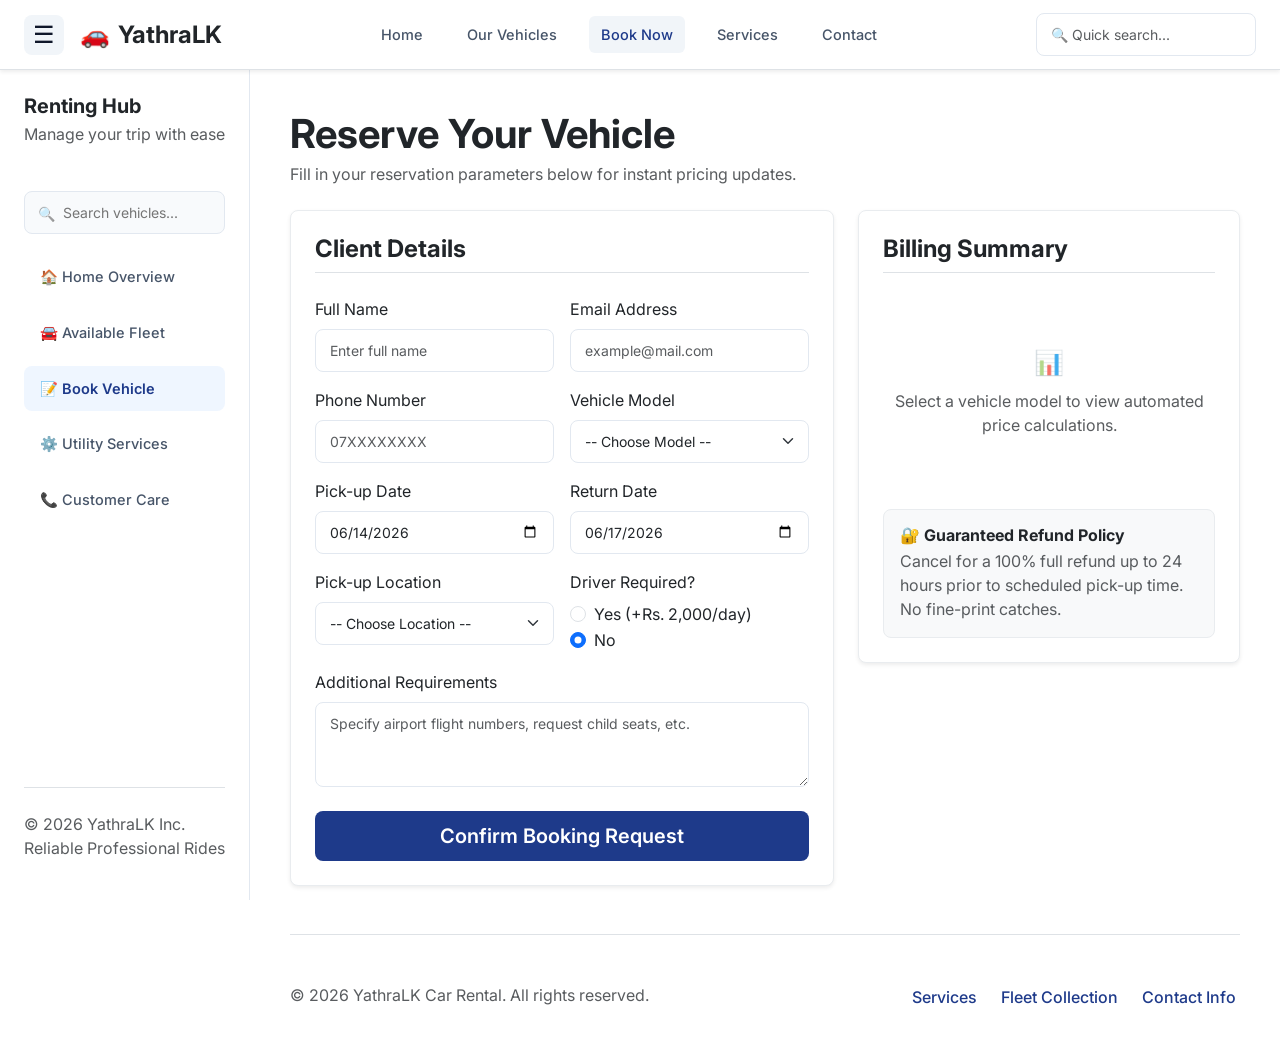
<file: booking.html>
<!DOCTYPE html>
<html lang="en">
<head>
    <meta charset="UTF-8">
    <meta name="viewport" content="width=device-width, initial-scale=1.0">
    <title>Book a Vehicle | YathraLK Reservations</title>
    <!-- Bootstrap CDN Link -->
    <link href="https://cdn.jsdelivr.net/npm/bootstrap@5.3.3/dist/css/bootstrap.min.css" rel="stylesheet">
    <link href="style.css" rel="stylesheet">
    <!-- Google Font Inter -->
    <link href="https://fonts.googleapis.com/css2?family=Inter:wght@400;500;600;700&display=swap" rel="stylesheet">
</head>
<body>

    <!-- Top Navigation Bar with Sidebar Trigger (Three Lines) -->
    <header class="top-navbar bg-white border-bottom shadow-sm">
        <div class="d-flex align-items-center gap-3">
            <button class="sidebar-toggle-btn" id="sidebar-toggle" title="Toggle Navigation Menu">☰</button>
            <a class="fs-4 fw-bold text-dark text-decoration-none d-flex align-items-center gap-2" href="index.html">
                <span>🚗</span> <span class="fw-bold tracking-tight">YathraLK</span>
            </a>
        </div>
        
        <!-- Desktop Top Menu Links -->
        <div class="top-nav-links">
            <a class="top-nav-link" href="index.html">Home</a>
            <a class="top-nav-link" href="vehicles.html">Our Vehicles</a>
            <a class="top-nav-link active" href="booking.html">Book Now</a>
            <a class="top-nav-link" href="services.html">Services</a>
            <a class="top-nav-link" href="contact.html">Contact</a>
        </div>

        <!-- Right Side Quick Search -->
        <div class="d-none d-md-block" style="width: 220px;">
            <input type="text" class="form-control form-control-sm global-search-input" placeholder="🔍 Quick search...">
        </div>
    </header>

    <div class="d-flex">
        <!-- Persistent Sidebar on Left -->
        <aside class="sidebar" id="sidebar-menu">
            <div class="mb-4">
                <h5 class="fw-bold text-dark mb-1">Renting Hub</h5>
                <p class="text-muted text-xs">Manage your trip with ease</p>
            </div>

            <!-- Left Sidebar Search Input option -->
            <div class="sidebar-search">
                <input type="text" class="global-search-input" placeholder="Search vehicles...">
            </div>

            <nav class="nav flex-column gap-1">
                <a class="sidebar-link" href="index.html">🏠 Home Overview</a>
                <a class="sidebar-link" href="vehicles.html">🚘 Available Fleet</a>
                <a class="sidebar-link active" href="booking.html">📝 Book Vehicle</a>
                <a class="sidebar-link" href="services.html">⚙️ Utility Services</a>
                <a class="sidebar-link" href="contact.html">📞 Customer Care</a>
            </nav>

            <div class="mt-auto pt-4 border-top">
                <p class="text-muted text-[11px] mb-0">&copy; 2026 YathraLK Inc.</p>
                <p class="text-muted text-[10px]">Reliable Professional Rides</p>
            </div>
        </aside>

        <!-- Main Content Area -->
        <main class="main-content flex-grow-1" id="main-workspace">
            <div class="mb-4 text-start">
                <h1 class="display-6 fw-bold text-dark mb-1">Reserve Your Vehicle</h1>
                <p class="text-muted text-sm mb-0">Fill in your reservation parameters below for instant pricing updates.</p>
            </div>

            <div class="row g-4 text-start">
                <!-- Registration Form Block -->
                <div class="col-lg-7">
                    <div class="card p-4 border border-light-subtle rounded-3 bg-white shadow-sm">
                        <h4 class="fw-bold mb-4 text-dark border-bottom pb-2">Client Details</h4>
                        <form id="bookingForm" novalidate>
                            <div class="row g-3">
                                <div class="col-md-6">
                                    <label for="fullName" class="form-label text-xs uppercase font-semibold">Full Name</label>
                                    <input type="text" class="form-control" id="fullName" placeholder="Enter full name">
                                    <div class="invalid-feedback text-xs mt-1" id="errName"></div>
                                </div>
                                <div class="col-md-6">
                                    <label for="email" class="form-label text-xs uppercase font-semibold">Email Address</label>
                                    <input type="email" class="form-control" id="email" placeholder="example@mail.com">
                                    <div class="invalid-feedback text-xs mt-1" id="errEmail"></div>
                                </div>
                                <div class="col-md-6">
                                    <label for="phone" class="form-label text-xs uppercase font-semibold">Phone Number</label>
                                    <input type="text" class="form-control" id="phone" placeholder="07XXXXXXXX">
                                    <div class="invalid-feedback text-xs mt-1" id="errPhone"></div>
                                </div>
                                <div class="col-md-6">
                                    <label for="vehicleType" class="form-label text-xs uppercase font-semibold">Vehicle Model</label>
                                    <select class="form-select" id="vehicleType">
                                        <option value="">-- Choose Model --</option>
                                        <option value="sedan">Toyota Corolla (Sedan)</option>
                                        <option value="suv">Toyota Land Cruiser (SUV)</option>
                                        <option value="van">Toyota HiAce (Van)</option>
                                        <option value="luxury">Mercedes-Benz E-Class</option>
                                    </select>
                                    <div class="invalid-feedback text-xs mt-1" id="errVehicle"></div>
                                </div>
                                <div class="col-md-6">
                                    <label for="pickupDate" class="form-label text-xs uppercase font-semibold">Pick-up Date</label>
                                    <input type="date" class="form-control" id="pickupDate" value="2026-06-14">
                                    <div class="invalid-feedback text-xs mt-1" id="errPickup"></div>
                                </div>
                                <div class="col-md-6">
                                    <label for="returnDate" class="form-label text-xs uppercase font-semibold">Return Date</label>
                                    <input type="date" class="form-control" id="returnDate" value="2026-06-17">
                                    <div class="invalid-feedback text-xs mt-1" id="errReturn"></div>
                                </div>
                                <div class="col-md-6">
                                    <label for="location" class="form-label text-xs uppercase font-semibold">Pick-up Location</label>
                                    <select class="form-select" id="location">
                                        <option value="">-- Choose Location --</option>
                                        <option value="Colombo">Colombo Central Branch</option>
                                        <option value="Kandy">Kandy District Hub</option>
                                        <option value="Galle">Galle Coastal Office</option>
                                        <option value="Jaffna">Jaffna Northern Branch</option>
                                    </select>
                                    <div class="invalid-feedback text-xs mt-1" id="errLocation"></div>
                                </div>
                                <div class="col-md-6">
                                    <label class="form-label text-xs uppercase font-semibold d-block">Driver Required?</label>
                                    <div class="mt-2">
                                        <div class="form-check form-check-inline">
                                            <input class="form-check-input" type="radio" name="driver" id="driverYes" value="Yes">
                                            <label class="form-check-label text-sm" for="driverYes">Yes (+Rs. 2,000/day)</label>
                                        </div>
                                        <div class="form-check form-check-inline">
                                            <input class="form-check-input" type="radio" name="driver" id="driverNo" value="No" checked>
                                            <label class="form-check-label text-sm" for="driverNo">No</label>
                                        </div>
                                    </div>
                                </div>
                                <div class="col-12">
                                    <label for="message" class="form-label text-xs uppercase font-semibold">Additional Requirements</label>
                                    <textarea class="form-control" id="message" rows="3" placeholder="Specify airport flight numbers, request child seats, etc."></textarea>
                                </div>
                            </div>

                            <div class="mt-4">
                                <button type="submit" class="btn btn-brand-primary btn-lg w-100" id="submitBtn">Confirm Booking Request</button>
                            </div>

                            <div class="alert alert-success mt-4 p-3 d-none text-center" id="confirmationMsg">
                                <strong>Success!</strong> Your reservation request has been received. Our support desk will contact you via email shortly.
                            </div>
                        </form>
                    </div>
                </div>

                <!-- Live Ledger Pricing Workspace -->
                <div class="col-lg-5">
                    <div class="card p-4 border border-light-subtle rounded-3 bg-white sticky-lg-top shadow-sm" style="top: 94px;">
                        <h4 class="fw-bold mb-4 text-dark border-bottom pb-2">Billing Summary</h4>
                        
                        <div id="billingCalculationArea" class="d-none">
                            <div class="d-flex justify-content-between py-2 border-bottom text-sm text-muted">
                                <span>Base Model Rate:</span>
                                <span class="fw-bold text-dark" id="billingBaseRate">Rs. 0 / day</span>
                            </div>
                            <div class="d-flex justify-content-between py-2 border-bottom text-sm text-muted">
                                <span>Rental Duration:</span>
                                <span class="fw-bold text-dark" id="billingDuration">0 Day(s)</span>
                            </div>
                            <div class="d-flex justify-content-between py-2 border-bottom text-sm text-muted">
                                <span>Chauffeur Service Charge:</span>
                                <span class="fw-bold text-dark" id="billingDriverCharge">Rs. 0</span>
                            </div>
                            <div class="d-flex justify-content-between py-3 mt-2 text-base">
                                <span class="fw-bold text-dark">Estimated Total:</span>
                                <span class="fw-bold text-brand-success fs-5 text-success" id="billingTotal">Rs. 0</span>
                            </div>
                        </div>

                        <div id="billingPlaceholderMsg" class="text-center py-5 text-muted text-xs">
                            <span class="fs-4 d-block mb-2">📊</span>
                            Select a vehicle model to view automated price calculations.
                        </div>

                        <div class="mt-4 p-3 bg-light rounded-3 text-start border border-light-subtle">
                            <h6 class="fw-bold mb-1 text-xs">🔐 Guaranteed Refund Policy</h6>
                            <p class="text-muted text-[11px] mb-0 leading-relaxed">Cancel for a 100% full refund up to 24 hours prior to scheduled pick-up time. No fine-print catches.</p>
                        </div>
                    </div>
                </div>
            </div>

            <!-- Footer -->
            <footer class="pt-5 mt-5 border-top text-muted d-flex flex-wrap justify-content-between text-xs">
                <p>&copy; 2026 YathraLK Car Rental. All rights reserved.</p>
                <div class="d-flex gap-3">
                    <a href="services.html" class=" text-decoration-none">Services</a>
                    <a href="vehicles.html" class="text-decoration-none">Fleet Collection</a>
                    <a href="contact.html" class=" text-decoration-none">Contact Info</a>
                </div>
            </footer>
        </main>
    </div>

    <!-- Bootstrap Bundle with Popper CDN Link -->
    <script src="https://cdn.jsdelivr.net/npm/bootstrap@5.3.3/dist/js/bootstrap.bundle.min.js"></script>
    <script src="app.js"></script>
</body>
</html>
</file>
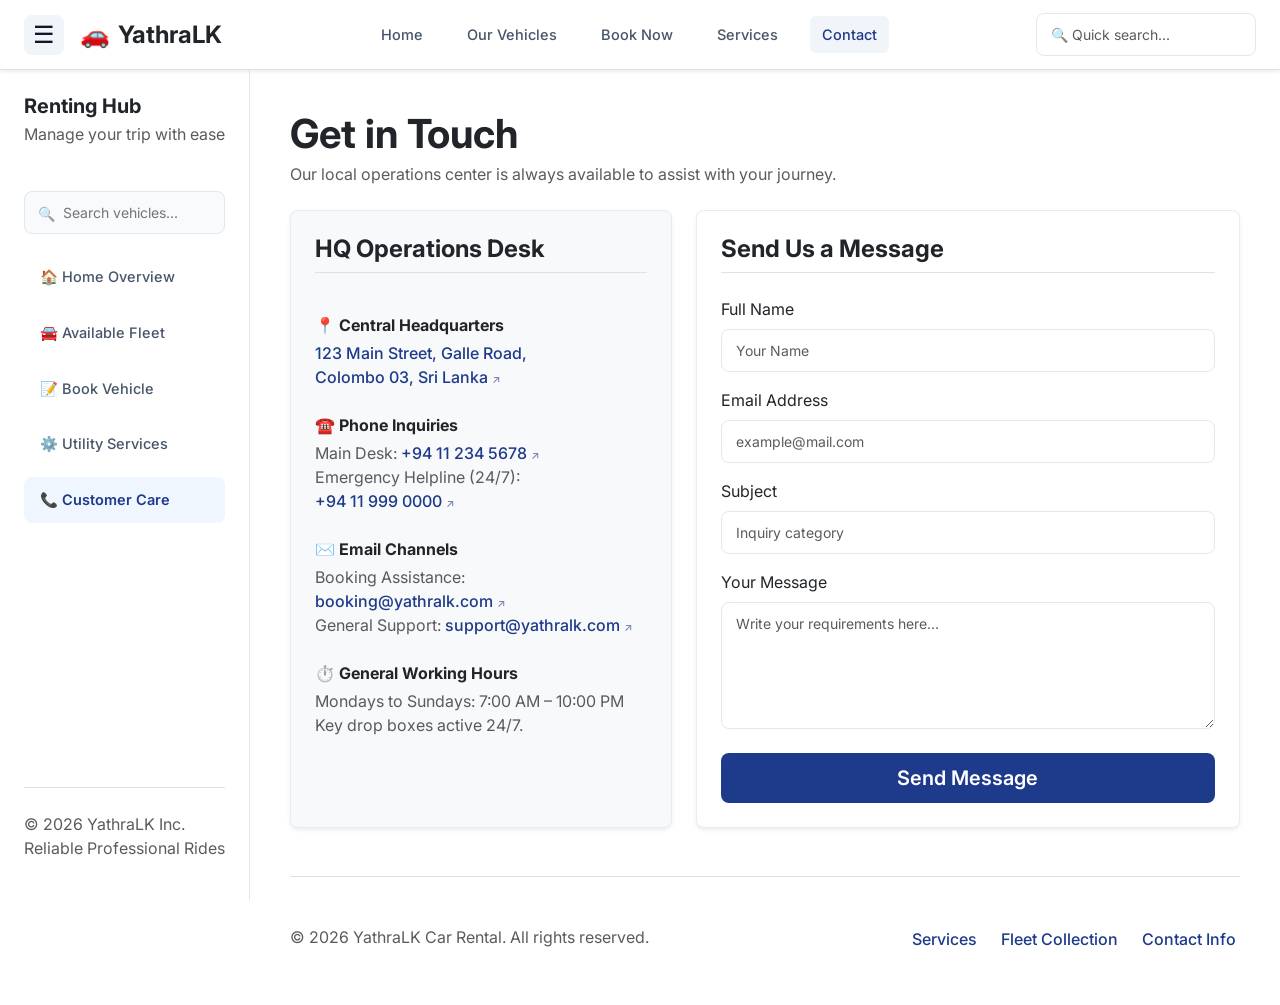
<file: contact.html>
<!DOCTYPE html>
<html lang="en">
<head>
    <meta charset="UTF-8">
    <meta name="viewport" content="width=device-width, initial-scale=1.0">
    <title>Contact Us | YathraLK Branch Offices</title>
    <!-- Bootstrap CDN Link -->
    <link href="https://cdn.jsdelivr.net/npm/bootstrap@5.3.3/dist/css/bootstrap.min.css" rel="stylesheet">
    <link href="style.css" rel="stylesheet">
    <!-- Google Font Inter -->
    <link href="https://fonts.googleapis.com/css2?family=Inter:wght@400;500;600;700&display=swap" rel="stylesheet">
</head>
<body>

    <!-- Top Navigation Bar with Sidebar Trigger (Three Lines) -->
    <header class="top-navbar bg-white border-bottom shadow-sm">
        <div class="d-flex align-items-center gap-3">
            <button class="sidebar-toggle-btn" id="sidebar-toggle" title="Toggle Navigation Menu">☰</button>
            <a class="fs-4 fw-bold text-dark text-decoration-none d-flex align-items-center gap-2" href="index.html">
                <span>🚗</span> <span class="fw-bold tracking-tight">YathraLK</span>
            </a>
        </div>
        
        <!-- Desktop Top Menu Links -->
        <div class="top-nav-links">
            <a class="top-nav-link" href="index.html">Home</a>
            <a class="top-nav-link" href="vehicles.html">Our Vehicles</a>
            <a class="top-nav-link" href="booking.html">Book Now</a>
            <a class="top-nav-link" href="services.html">Services</a>
            <a class="top-nav-link active" href="contact.html">Contact</a>
        </div>

        <!-- Right Side Quick Search -->
        <div class="d-none d-md-block" style="width: 220px;">
            <input type="text" class="form-control form-control-sm global-search-input" placeholder="🔍 Quick search...">
        </div>
    </header>

    <div class="d-flex">
        <!-- Persistent Sidebar on Left -->
        <aside class="sidebar" id="sidebar-menu">
            <div class="mb-4">
                <h5 class="fw-bold text-dark mb-1">Renting Hub</h5>
                <p class="text-muted text-xs">Manage your trip with ease</p>
            </div>

            <!-- Left Sidebar Search Input option -->
            <div class="sidebar-search">
                <input type="text" class="global-search-input" placeholder="Search vehicles...">
            </div>

            <nav class="nav flex-column gap-1">
                <a class="sidebar-link" href="index.html">🏠 Home Overview</a>
                <a class="sidebar-link" href="vehicles.html">🚘 Available Fleet</a>
                <a class="sidebar-link" href="booking.html">📝 Book Vehicle</a>
                <a class="sidebar-link" href="services.html">⚙️ Utility Services</a>
                <a class="sidebar-link active" href="contact.html">📞 Customer Care</a>
            </nav>

            <div class="mt-auto pt-4 border-top">
                <p class="text-muted text-[11px] mb-0">&copy; 2026 YathraLK Inc.</p>
                <p class="text-muted text-[10px]">Reliable Professional Rides</p>
            </div>
        </aside>

        <!-- Main Content Area -->
        <main class="main-content flex-grow-1" id="main-workspace">
            <div class="mb-4 text-start">
                <h1 class="display-6 fw-bold text-dark mb-1">Get in Touch</h1>
                <p class="text-muted text-sm mb-0">Our local operations center is always available to assist with your journey.</p>
            </div>

            <div class="row g-4 text-start">
                <!-- Location details segment -->
                <div class="col-lg-5">
                    <div class="card p-4 border border-light-subtle bg-light rounded-3 h-100 shadow-sm">
                        <h4 class="fw-bold mb-4 text-dark border-bottom pb-2">HQ Operations Desk</h4>
                        <ul class="list-unstyled d-flex flex-column gap-4 text-sm mt-3 text-muted">

                            <li>
                                <strong class="text-dark d-block mb-1">📍 Central Headquarters</strong>
                                <a href="https://www.google.com/maps?q=123+Main+Street+Galle+Road+Colombo+03+Sri+Lanka"
                                   target="_blank"
                                   class="text-decoration-none">
                                    123 Main Street, Galle Road,<br>Colombo 03, Sri Lanka
                                </a>
                            </li>

                            <li>
                                <strong class="text-dark d-block mb-1">☎️ Phone Inquiries</strong>
                                Main Desk:
                                <a href="tel:+94112345678" class="text-decoration-none">
                                    +94 11 234 5678
                                </a><br>
                                Emergency Helpline (24/7):
                                <a href="tel:+94119990000" class="text-decoration-none">
                                    +94 11 999 0000
                                </a>
                            </li>

                            <li>
                                <strong class="text-dark d-block mb-1">✉️ Email Channels</strong>
                                Booking Assistance:
                                <a href="mailto:booking@yathralk.com" class="text-decoration-none">
                                    booking@yathralk.com
                                </a><br>
                                General Support:
                                <a href="mailto:support@yathralk.com" class="text-decoration-none">
                                    support@yathralk.com
                                </a>
                            </li>

                            <li>
                                <strong class="text-dark d-block mb-1">⏱️ General Working Hours</strong>
                                Mondays to Sundays: 7:00 AM – 10:00 PM<br>
                                Key drop boxes active 24/7.
                            </li>

                        </ul>
                    </div>
                </div>

                <!-- Messaging contact form segment -->
                <div class="col-lg-7">
                    <div class="card p-4 border border-light-subtle bg-white rounded-3 shadow-sm">
                        <h4 class="fw-bold mb-4 text-dark border-bottom pb-2">Send Us a Message</h4>
                        <form id="contactForm" novalidate onsubmit="event.preventDefault(); document.getElementById('contactConfirmation').classList.remove('d-none'); this.reset();">
                            
                            <div class="mb-3">
                                <label for="cName" class="form-label text-xs uppercase font-semibold">Full Name</label>
                                <input type="text" class="form-control" id="cName" placeholder="Your Name" required>
                                <div class="invalid-feedback" id="cErrName"></div>
                            </div>

                            <div class="mb-3">
                                <label for="cEmail" class="form-label text-xs uppercase font-semibold">Email Address</label>
                                <input type="email" class="form-control" id="cEmail" placeholder="example@mail.com" required>
                                <div class="invalid-feedback" id="cErrEmail"></div>
                            </div>

                            <div class="mb-3">
                                <label for="cSubject" class="form-label text-xs uppercase font-semibold">Subject</label>
                                <input type="text" class="form-control" id="cSubject" placeholder="Inquiry category" required>
                                <div class="invalid-feedback" id="cErrSubject"></div>
                            </div>

                            <div class="mb-3">
                                <label for="cMessage" class="form-label text-xs uppercase font-semibold">Your Message</label>
                                <textarea class="form-control" id="cMessage" rows="5" placeholder="Write your requirements here..." required></textarea>
                                <div class="invalid-feedback" id="cErrMessage"></div>
                            </div>
                            
                            <button type="submit" class="btn btn-brand-primary btn-lg w-100 mt-2">Send Message</button>
                            
                            <div id="contactConfirmation" class="alert alert-success mt-3 text-center d-none">
                                <strong>Message Sent!</strong> Thank you. Your message has been sent successfully. We will follow up with you within 24 hours.
                            </div>

                        </form>
                    </div>
                </div>
            </div>

            <!-- Footer -->
            <footer class="pt-5 mt-5 border-top text-muted d-flex flex-wrap justify-content-between text-xs">
                <p>&copy; 2026 YathraLK Car Rental. All rights reserved.</p>
                <div class="d-flex gap-3">
                    <a href="services.html" class=" text-decoration-none">Services</a>
                    <a href="vehicles.html" class=" text-decoration-none">Fleet Collection</a>
                    <a href="contact.html" class=" text-decoration-none">Contact Info</a>
                </div>
            </footer>
        </main>
    </div>

    <!-- Bootstrap Bundle with Popper CDN Link -->
    <script src="https://cdn.jsdelivr.net/npm/bootstrap@5.3.3/dist/js/bootstrap.bundle.min.js"></script>
    <script src="app.js"></script>
</body>
</html>
</file>
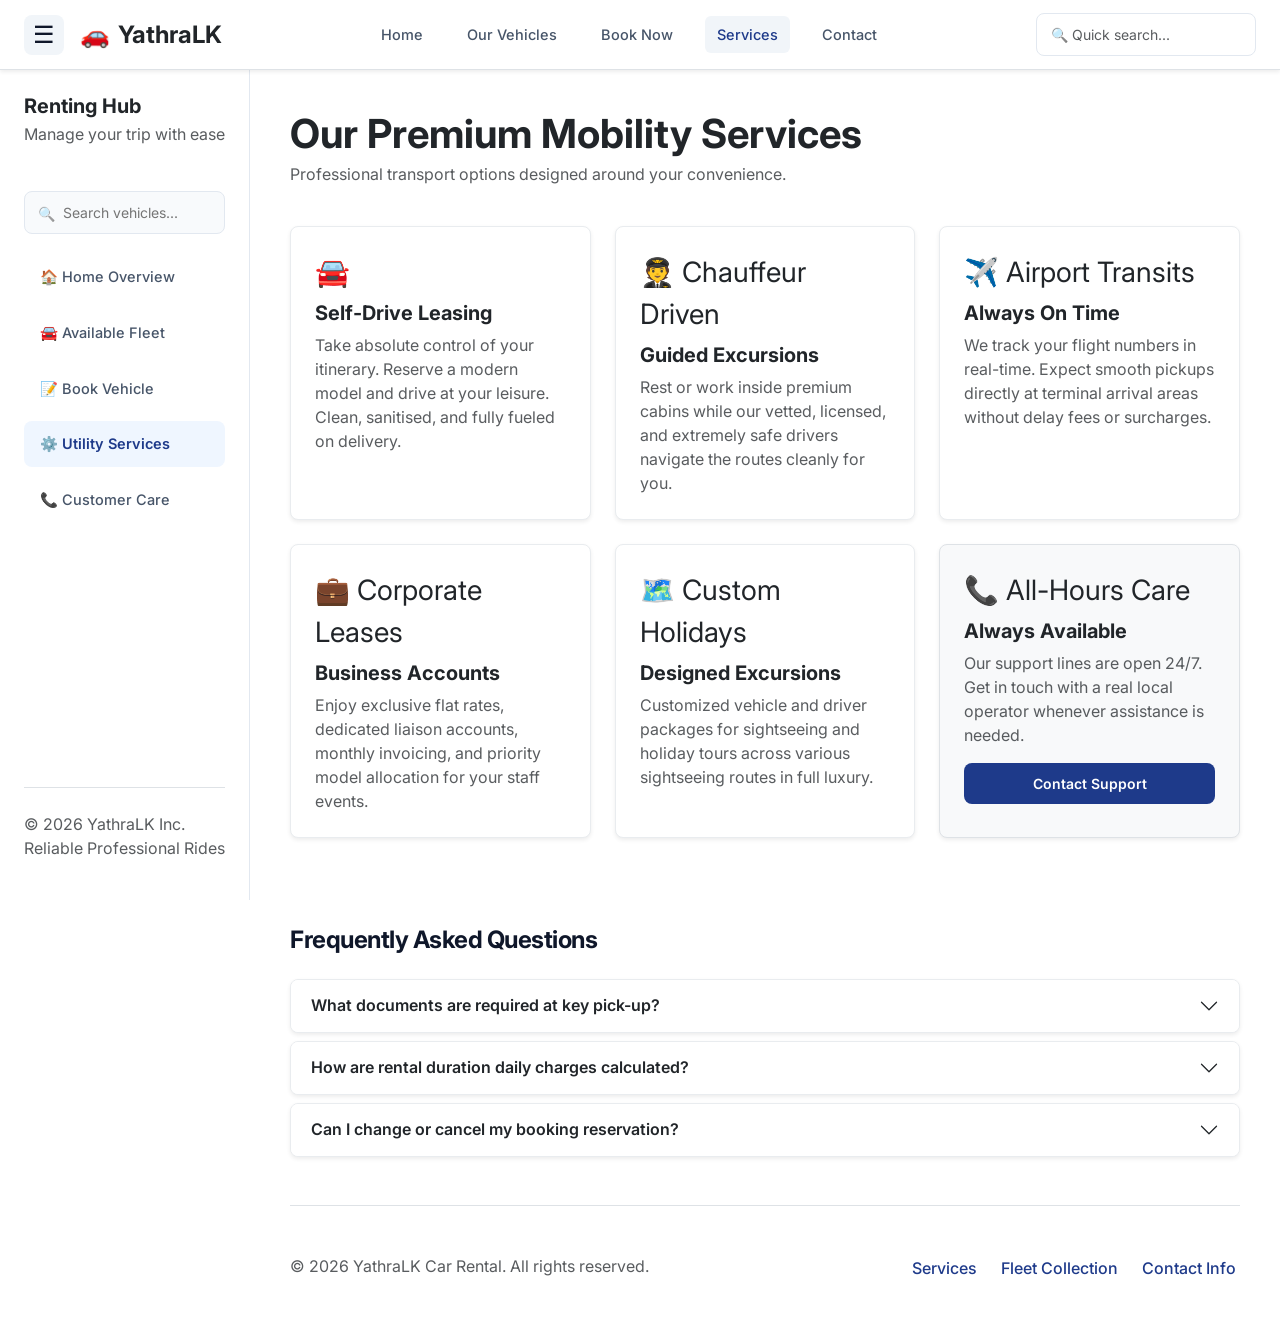
<file: services.html>
<!DOCTYPE html>
<html lang="en">
<head>
    <meta charset="UTF-8">
    <meta name="viewport" content="width=device-width, initial-scale=1.0">
    <title>Our Services | YathraLK Premium Rental Services</title>
    <!-- Bootstrap CDN Link -->
    <link href="https://cdn.jsdelivr.net/npm/bootstrap@5.3.3/dist/css/bootstrap.min.css" rel="stylesheet">
    <link href="style.css" rel="stylesheet">
    <!-- Google Font Inter -->
    <link href="https://fonts.googleapis.com/css2?family=Inter:wght@400;500;600;700&display=swap" rel="stylesheet">
</head>
<body>

    <!-- Top Navigation Bar with Sidebar Trigger (Three Lines) -->
    <header class="top-navbar bg-white border-bottom shadow-sm">
        <div class="d-flex align-items-center gap-3">
            <button class="sidebar-toggle-btn" id="sidebar-toggle" title="Toggle Navigation Menu">☰</button>
            <a class="fs-4 fw-bold text-dark text-decoration-none d-flex align-items-center gap-2" href="index.html">
                <span>🚗</span> <span class="fw-bold tracking-tight">YathraLK</span>
            </a>
        </div>
        
        <!-- Desktop Top Menu Links -->
        <div class="top-nav-links">
            <a class="top-nav-link" href="index.html">Home</a>
            <a class="top-nav-link" href="vehicles.html">Our Vehicles</a>
            <a class="top-nav-link" href="booking.html">Book Now</a>
            <a class="top-nav-link active" href="services.html">Services</a>
            <a class="top-nav-link" href="contact.html">Contact</a>
        </div>

        <!-- Right Side Quick Search -->
        <div class="d-none d-md-block" style="width: 220px;">
            <input type="text" class="form-control form-control-sm global-search-input" placeholder="🔍 Quick search...">
        </div>
    </header>

    <div class="d-flex">
        <!-- Persistent Sidebar on Left -->
        <aside class="sidebar" id="sidebar-menu">
            <div class="mb-4">
                <h5 class="fw-bold text-dark mb-1">Renting Hub</h5>
                <p class="text-muted text-xs">Manage your trip with ease</p>
            </div>

            <!-- Left Sidebar Search Input option -->
            <div class="sidebar-search">
                <input type="text" class="global-search-input" placeholder="Search vehicles...">
            </div>

            <nav class="nav flex-column gap-1">
                <a class="sidebar-link" href="index.html">🏠 Home Overview</a>
                <a class="sidebar-link" href="vehicles.html">🚘 Available Fleet</a>
                <a class="sidebar-link" href="booking.html">📝 Book Vehicle</a>
                <a class="sidebar-link active" href="services.html">⚙️ Utility Services</a>
                <a class="sidebar-link" href="contact.html">📞 Customer Care</a>
            </nav>

            <div class="mt-auto pt-4 border-top">
                <p class="text-muted text-[11px] mb-0">&copy; 2026 YathraLK Inc.</p>
                <p class="text-muted text-[10px]">Reliable Professional Rides</p>
            </div>
        </aside>

        <!-- Main Content Area -->
        <main class="main-content flex-grow-1" id="main-workspace">
            <div class="mb-4 text-start">
                <h1 class="display-6 fw-bold text-dark mb-1">Our Premium Mobility Services</h1>
                <p class="text-muted text-sm mb-0">Professional transport options designed around your convenience.</p>
            </div>

            <!-- Services Grid -->
            <section class="py-3">
                <div class="row g-4 text-start">
                    <div class="col-md-6 col-lg-4">
                        <div class="card h-100 p-4 border border-light-subtle rounded-3 bg-white shadow-sm">
                            <span class="fs-3 mb-2 d-block">🚘</span>
                            <h5 class="fw-bold text-dark mb-2">Self-Drive Leasing</h5>
                            <p class="text-muted text-xs leading-relaxed mb-0">Take absolute control of your itinerary. Reserve a modern model and drive at your leisure. Clean, sanitised, and fully fueled on delivery.</p>
                        </div>
                    </div>
                    <div class="col-md-6 col-lg-4">
                        <div class="card h-100 p-4 border border-light-subtle rounded-3 bg-white shadow-sm">
                            <span class="fs-3 mb-2 d-block">🧑‍✈️ Chauffeur Driven</span>
                            <h5 class="fw-bold text-dark mb-2">Guided Excursions</h5>
                            <p class="text-muted text-xs leading-relaxed mb-0">Rest or work inside premium cabins while our vetted, licensed, and extremely safe drivers navigate the routes cleanly for you.</p>
                        </div>
                    </div>
                    <div class="col-md-6 col-lg-4">
                        <div class="card h-100 p-4 border border-light-subtle rounded-3 bg-white shadow-sm">
                            <span class="fs-3 mb-2 d-block">✈️ Airport Transits</span>
                            <h5 class="fw-bold text-dark mb-2">Always On Time</h5>
                            <p class="text-muted text-xs leading-relaxed mb-0">We track your flight numbers in real-time. Expect smooth pickups directly at terminal arrival areas without delay fees or surcharges.</p>
                        </div>
                    </div>
                    <div class="col-md-6 col-lg-4">
                        <div class="card h-100 p-4 border border-light-subtle rounded-3 bg-white shadow-sm">
                            <span class="fs-3 mb-2 d-block">💼 Corporate Leases</span>
                            <h5 class="fw-bold text-dark mb-2">Business Accounts</h5>
                            <p class="text-muted text-xs leading-relaxed mb-0">Enjoy exclusive flat rates, dedicated liaison accounts, monthly invoicing, and priority model allocation for your staff events.</p>
                        </div>
                    </div>
                    <div class="col-md-6 col-lg-4">
                        <div class="card h-100 p-4 border border-light-subtle rounded-3 bg-white shadow-sm">
                            <span class="fs-3 mb-2 d-block">🗺️ Custom Holidays</span>
                            <h5 class="fw-bold text-dark mb-2">Designed Excursions</h5>
                            <p class="text-muted text-xs leading-relaxed mb-0">Customized vehicle and driver packages for sightseeing and holiday tours across various sightseeing routes in full luxury.</p>
                        </div>
                    </div>
                    <div class="col-md-6 col-lg-4">
                        <div class="card h-100 p-4 border border-emerald-subtle rounded-3 bg-light shadow-sm">
                            <span class="fs-3 mb-2 d-block">📞 All-Hours Care</span>
                            <h5 class="fw-bold text-dark mb-2">Always Available</h5>
                            <p class="text-muted text-xs leading-relaxed mb-3">Our support lines are open 24/7. Get in touch with a real local operator whenever assistance is needed.</p>
                            <a href="contact.html" class="btn btn-brand-primary btn-sm w-100">Contact Support</a>
                        </div>
                    </div>
                </div>
            </section>

            <!-- Frequently Asked Questions (Accordion) -->
            <section class="pt-5 mt-4 text-start">
                <h3 class="section-title mb-4">Frequently Asked Questions</h3>
                <div class="accordion" id="servicesFaqAccordion">
                    <div class="accordion-item border border-light-subtle rounded-3 mb-2 overflow-hidden shadow-sm">
                        <h2 class="accordion-header">
                            <button class="accordion-button collapsed py-3 fw-semibold bg-white text-dark border-0 shadow-none text-sm" type="button" data-bs-toggle="collapse" data-bs-target="#collapseOne">
                                What documents are required at key pick-up?
                            </button>
                        </h2>
                        <div id="collapseOne" class="accordion-collapse collapse" data-bs-parent="#servicesFaqAccordion">
                            <div class="accordion-body bg-light text-muted text-xs leading-relaxed">
                                You need to show a valid National Driving License, an Identification document (NIC/Passport), and a credit/debit card for deposit pre-authorization.
                            </div>
                        </div>
                    </div>
                    <div class="accordion-item border border-light-subtle rounded-3 mb-2 overflow-hidden shadow-sm">
                        <h2 class="accordion-header">
                            <button class="accordion-button collapsed py-3 fw-semibold bg-white text-dark border-0 shadow-none text-sm" type="button" data-bs-toggle="collapse" data-bs-target="#collapseTwo">
                                How are rental duration daily charges calculated?
                            </button>
                        </h2>
                        <div id="collapseTwo" class="accordion-collapse collapse" data-bs-parent="#servicesFaqAccordion">
                            <div class="accordion-body bg-light text-muted text-xs leading-relaxed">
                                Daily rental durations follow calendar days. Recalculation happens automatically based on the drop-off dates you submit on our interactive booking desk.
                            </div>
                        </div>
                    </div>
                    <div class="accordion-item border border-light-subtle rounded-3 mb-2 overflow-hidden shadow-sm">
                        <h2 class="accordion-header">
                            <button class="accordion-button collapsed py-3 fw-semibold bg-white text-dark border-0 shadow-none text-sm" type="button" data-bs-toggle="collapse" data-bs-target="#collapseThree">
                                Can I change or cancel my booking reservation?
                            </button>
                        </h2>
                        <div id="collapseThree" class="accordion-collapse collapse" data-bs-parent="#servicesFaqAccordion">
                            <div class="accordion-body bg-light text-muted text-xs leading-relaxed">
                                Yes. Changes or cancellations are completely free up to 24 hours prior to scheduled pick-up. Simply write or call our core operations desk.
                            </div>
                        </div>
                    </div>
                </div>
            </section>

            <!-- Footer -->
            <footer class="pt-5 mt-5 border-top text-muted d-flex flex-wrap justify-content-between text-xs">
                <p>&copy; 2026 YathraLK Car Rental. All rights reserved.</p>
                <div class="d-flex gap-3">
                    <a href="services.html" class=" text-decoration-none">Services</a>
                    <a href="vehicles.html" class=" text-decoration-none">Fleet Collection</a>
                    <a href="contact.html" class=" text-decoration-none">Contact Info</a>
                </div>
            </footer>
        </main>
    </div>

    <!-- Bootstrap Bundle with Popper CDN Link -->
    <script src="https://cdn.jsdelivr.net/npm/bootstrap@5.3.3/dist/js/bootstrap.bundle.min.js"></script>
    <script src="app.js"></script>
</body>
</html>
</file>
<file: style.css>
/* ==========================================================
   RideEasy - Professional & Clean Car Rental CSS
   ========================================================== */

:root {
    --primary-color: #1e3a8a; /* Professional Royal Blue */
    --hover-color: #1d4ed8;
    --accent-color: #10b981;  /* Emerald */
    --bg-light: #f8fafc;
    --text-dark: #0f172a;
    --border-light: #e2e8f0;
}

body {
    font-family: 'Inter', -apple-system, BlinkMacSystemFont, "Segoe UI", Roboto, sans-serif;
    background-color: #ffffff;
    color: var(--text-dark);
    margin: 0;
    padding: 0;
}

/* Base Styles */
a {
    text-decoration: none;
    transition: all 0.2s ease;
}

/* Top Navigation Bar Header */
.top-navbar {
    height: 70px;
    background-color: #ffffff;
    border-bottom: 1px solid var(--border-light);
    display: flex;
    align-items: center;
    justify-content: space-between;
    padding: 0 24px;
    position: fixed;
    top: 0;
    left: 0;
    right: 0;
    z-index: 1010;
}

.top-nav-links {
    display: flex;
    gap: 20px;
}

.top-nav-link {
    color: #475569;
    font-weight: 500;
    font-size: 14.5px;
    padding: 8px 12px;
    border-radius: 6px;
}

.top-nav-link:hover, .top-nav-link.active {
    color: var(--primary-color);
    background-color: #f1f5f9;
}

/* Sidebar Toggle Trigger (Three Lines) */
.sidebar-toggle-btn {
    background: none;
    border: none;
    font-size: 24px;
    color: var(--text-dark);
    cursor: pointer;
    display: flex;
    align-items: center;
    justify-content: center;
    width: 40px;
    height: 40px;
    border-radius: 8px;
    background-color: #f1f5f9;
    transition: background-color 0.2s;
}

.sidebar-toggle-btn:hover {
    background-color: #e2e8f0;
}

/* Sidebar Layout */
.sidebar {
    width: 250px;
    height: calc(100vh - 70px);
    position: fixed;
    top: 70px;
    left: 0;
    background-color: #ffffff;
    border-right: 1px solid var(--border-light);
    z-index: 1000;
    padding: 24px;
    display: flex;
    flex-direction: column;
    transition: transform 0.3s ease, margin-left 0.3s ease;
}

/* Toggled hidden state for Sidebar */
.sidebar.collapsed {
    transform: translateX(-250px);
}

.main-content {
    margin-left: 250px;
    padding: 40px;
    min-height: calc(100vh - 70px);
    background-color: #ffffff;
    margin-top: 70px;
    transition: margin-left 0.3s ease;
}

.main-content.expanded {
    margin-left: 0;
}

/* Left Sidebar Menu Items */
.sidebar-link {
    display: flex;
    align-items: center;
    gap: 12px;
    padding: 12px 16px;
    color: #475569;
    font-weight: 500;
    border-radius: 8px;
    margin-bottom: 6px;
    font-size: 14.5px;
}

.sidebar-link:hover {
    background-color: #f1f5f9;
    color: var(--primary-color);
}

.sidebar-link.active {
    background-color: #eff6ff;
    color: var(--primary-color);
    font-weight: 600;
}

/* Sidebar Search Input */
.sidebar-search {
    position: relative;
    margin-top: 5px;
    margin-bottom: 20px;
}

.sidebar-search input {
    width: 100%;
    padding: 10px 16px 10px 38px;
    font-size: 14px;
    border-radius: 8px;
    border: 1px solid var(--border-light);
    background-color: #f8fafc;
    outline: none;
    transition: all 0.2s;
}

.sidebar-search input:focus {
    border-color: var(--primary-color);
    background-color: #ffffff;
    box-shadow: 0 0 0 3px rgba(30, 58, 138, 0.15);
}

.sidebar-search::before {
    content: "🔍";
    position: absolute;
    left: 14px;
    top: 50%;
    transform: translateY(-50%);
    font-size: 14px;
    pointer-events: none;
    opacity: 0.6;
}

/* Hero Section */
.hero-banner {
    background-color: #f8fafc;
    border-radius: 16px;
    padding: 60px 40px;
    margin-bottom: 40px;
    border: 1px solid var(--border-light);
}

/* Colored Buttons */
.btn-brand-primary {
    background-color: var(--primary-color);
    color: #ffffff;
    font-weight: 600;
    padding: 10px 22px;
    border-radius: 8px;
    border: none;
    transition: all 0.2s;
}

.btn-brand-primary:hover {
    background-color: var(--hover-color);
    color: #ffffff;
    transform: translateY(-1px);
}

.btn-brand-accent {
    background-color: var(--accent-color);
    color: #ffffff;
    font-weight: 600;
    padding: 10px 22px;
    border-radius: 8px;
    border: none;
    transition: all 0.2s;
}

.btn-brand-accent:hover {
    background-color: #059669;
    color: #ffffff;
    transform: translateY(-1px);
}

.btn-brand-outline {
    background-color:#7dadeb;
    color:white;
    font-weight: 600;
    padding: 10px 22px;
    border-radius: 8px;
    transition: all 0.2s;
}

.btn-brand-outline:hover {
    background-color: #eff6ff;
    color: var(--primary-color);
}

/* Cards Modification */
.ride-card {
    background: #ffffff;
    border: 1px solid var(--border-light);
    border-radius: 12px;
    transition: all 0.25s ease;
    overflow: hidden;
}

.ride-card:hover {
    transform: translateY(-3px);
    box-shadow: 0 10px 25px -5px rgba(0, 0, 0, 0.05), 0 8px 10px -6px rgba(0, 0, 0, 0.05);
    border-color: #cbd5e1;
}

.ride-card img {
    height: 180px;
    object-fit: cover;
    width: 100%;
}

/* Section Header */
.section-title {
    font-size: 24px;
    font-weight: 700;
    color: var(--text-dark);
    margin-bottom: 24px;
    letter-spacing: -0.02em;
}

/* Form Styles */
.form-control, .form-select {
    padding: 10px 14px;
    border-radius: 8px;
    border: 1.5px solid var(--border-light);
    font-size: 14px;
}

.form-control:focus, .form-select:focus {
    border-color: var(--primary-color);
    box-shadow: 0 0 0 3px rgba(30, 58, 138, 0.15);
}

/* FAQ Item */
.faq-element {
    background-color: #ffffff;
    border: 1px solid var(--border-light);
    border-radius: 8px;
    padding: 16px;
    margin-bottom: 12px;
}

/* Responsive Overrides */
@media (max-width: 991px) {
    .top-nav-links {
        display: none;
    }

    .sidebar {
        transform: translateX(-250px);
    }

    .sidebar.show-mobile {
        transform: translateX(0);
        box-shadow: 10px 0 30px rgba(0,0,0,0.15);
    }

    .main-content {
        margin-left: 0;
        padding: 24px;
    }
}

a[href^="mailto:"],
a[href^="tel:"],
a[href*="google.com/maps"] {
    color: var(--primary-color);
    font-weight: 500;
    text-decoration: none;
    cursor: pointer;
    display: inline-block;
    transition: all 0.2s ease;
}

/* Hover state */
a[href^="mailto:"]:hover,
a[href^="tel:"]:hover,
a[href*="google.com/maps"]:hover {
    color: var(--hover-color);
    text-decoration: underline;
}

/* Small "clickable indicator" effect */
a[href^="mailto:"],
a[href^="tel:"],
a[href*="google.com/maps"] {
    position: relative;
}

/* Optional arrow indicator */
a[href^="mailto:"]::after,
a[href^="tel:"]::after,
a[href*="google.com/maps"]::after {
    content: " ↗";
    font-size: 11px;
    opacity: 0.6;
}
.hero-banner {
    position: relative;
    background-image: url("images/image1.png");
    background-size: cover;
    background-position: center;
    background-repeat: no-repeat;

    border-radius: 16px;
    overflow: hidden;
}

/* DARK OVERLAY for better visibility */
.hero-banner::before {
    content: "";
    position: absolute;
    inset: 0;
    background: rgba(0, 0, 0, 0.05); /* adjust darkness here */
    z-index: 1;
}

/* Keep text above overlay */
.hero-banner > div {
    position: relative;
    z-index: 2;
}

footer a {
    color: var(--primary-color);
    font-weight: 500;
    text-decoration: none;
    transition: all 0.2s ease;
}

/* Hover effect */
footer a:hover {
    color: var(--hover-color);
    text-decoration: underline;
}

/* Optional better spacing feel */
footer a {
    padding: 2px 4px;
    border-radius: 4px;
}

footer a:hover {
    background-color: #eff6ff;
}
</file>
